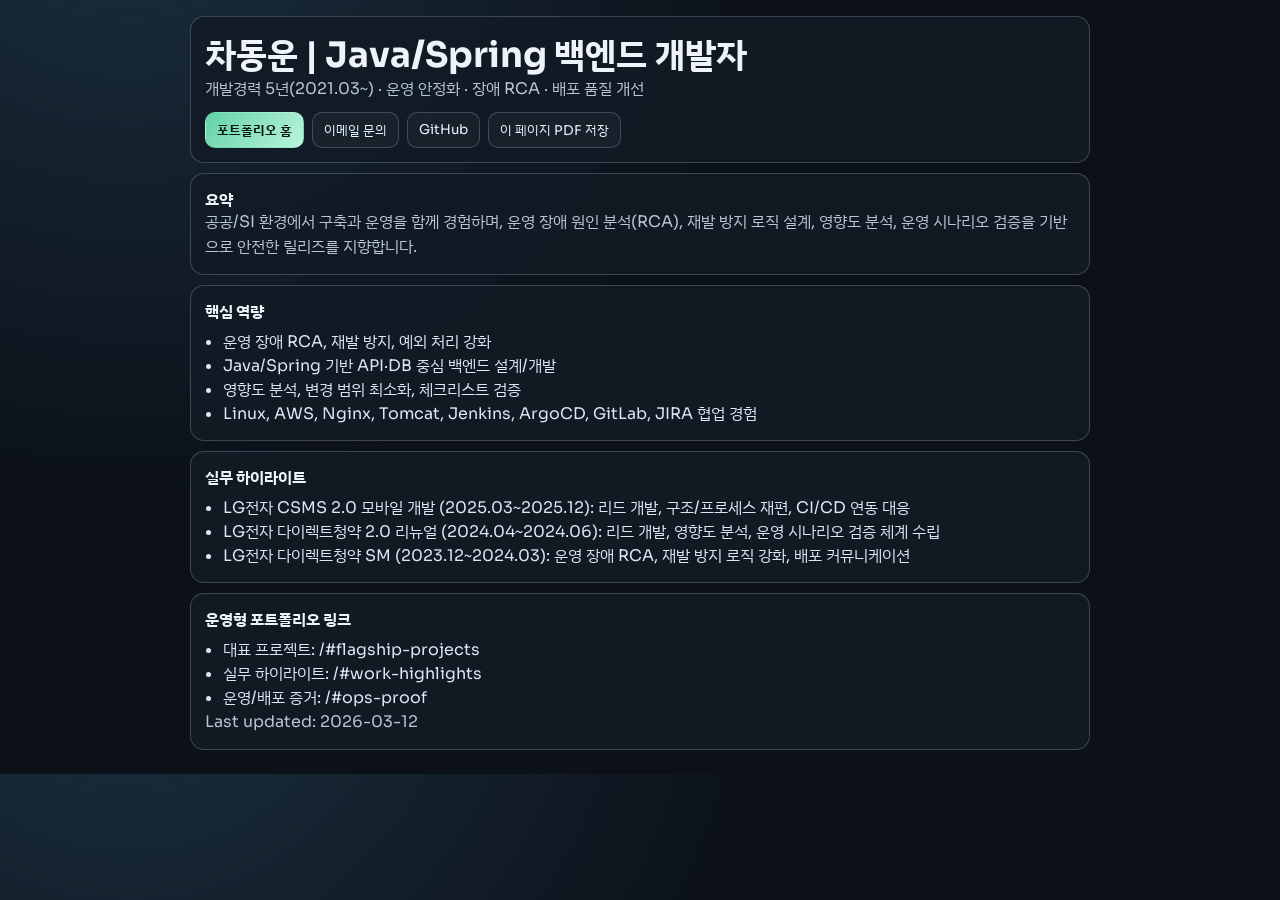
<file: docs/portfolio-hub/resume.html>
﻿<!doctype html>
<html lang="ko">
  <head>
    <meta charset="UTF-8" />
    <meta name="viewport" content="width=device-width, initial-scale=1.0" />
    <title>차동운 이력서 | Java/Spring 백엔드 개발자</title>
    <meta name="description" content="차동운 Java/Spring 백엔드 개발자 이력서 요약" />
    <link rel="preconnect" href="https://fonts.googleapis.com" />
    <link rel="preconnect" href="https://fonts.gstatic.com" crossorigin />
    <link href="https://fonts.googleapis.com/css2?family=Sora:wght@400;600;700;800&family=IBM+Plex+Sans+KR:wght@400;500;600;700&display=swap" rel="stylesheet" />
    <style>
      :root {
        --bg: #0c1119;
        --card: rgba(18, 27, 37, 0.9);
        --line: rgba(170, 191, 209, 0.28);
        --ink: #edf3f9;
        --ink-soft: #b8c6d3;
        --accent: #62d3a5;
      }
      * { box-sizing: border-box; }
      body {
        margin: 0;
        font-family: 'Sora', 'IBM Plex Sans KR', sans-serif;
        color: var(--ink);
        background: radial-gradient(circle at 10% -20%, #1b3140, transparent 44%), var(--bg);
      }
      main {
        width: min(900px, 100% - 24px);
        margin: 16px auto 24px;
        display: grid;
        gap: 10px;
      }
      section {
        border: 1px solid var(--line);
        border-radius: 14px;
        padding: 14px;
        background: var(--card);
      }
      h1, h2, p { margin: 0; }
      h1 { font-size: clamp(1.5rem, 4vw, 2.2rem); }
      h2 { font-size: 1.03rem; }
      p { line-height: 1.56; color: var(--ink-soft); }
      ul { margin: 8px 0 0; padding-left: 18px; color: #dbe8f4; line-height: 1.5; }
      .actions { display: flex; flex-wrap: wrap; gap: 8px; margin-top: 10px; }
      .actions a, .actions button {
        border: 1px solid var(--line);
        border-radius: 10px;
        color: #e7f4ff;
        text-decoration: none;
        background: rgba(255, 255, 255, 0.03);
        padding: 8px 11px;
        font: inherit;
        font-size: 0.84rem;
        cursor: pointer;
      }
      .actions .primary {
        border-color: transparent;
        color: #0f1914;
        font-weight: 700;
        background: linear-gradient(130deg, var(--accent), #bbf4de);
      }
    </style>
  </head>
  <body>
    <main>
      <section>
        <h1>차동운 | Java/Spring 백엔드 개발자</h1>
        <p>개발경력 5년(2021.03~) · 운영 안정화 · 장애 RCA · 배포 품질 개선</p>
        <div class="actions">
          <a class="primary" href="/">포트폴리오 홈</a>
          <a href="mailto:lovewave02@gmail.com">이메일 문의</a>
          <a href="https://github.com/lovewave02" target="_blank" rel="noreferrer">GitHub</a>
          <button type="button" onclick="window.print()">이 페이지 PDF 저장</button>
        </div>
      </section>

      <section>
        <h2>요약</h2>
        <p>공공/SI 환경에서 구축과 운영을 함께 경험하며, 운영 장애 원인 분석(RCA), 재발 방지 로직 설계, 영향도 분석, 운영 시나리오 검증을 기반으로 안전한 릴리즈를 지향합니다.</p>
      </section>

      <section>
        <h2>핵심 역량</h2>
        <ul>
          <li>운영 장애 RCA, 재발 방지, 예외 처리 강화</li>
          <li>Java/Spring 기반 API·DB 중심 백엔드 설계/개발</li>
          <li>영향도 분석, 변경 범위 최소화, 체크리스트 검증</li>
          <li>Linux, AWS, Nginx, Tomcat, Jenkins, ArgoCD, GitLab, JIRA 협업 경험</li>
        </ul>
      </section>

      <section>
        <h2>실무 하이라이트</h2>
        <ul>
          <li>LG전자 CSMS 2.0 모바일 개발 (2025.03~2025.12): 리드 개발, 구조/프로세스 재편, CI/CD 연동 대응</li>
          <li>LG전자 다이렉트청약 2.0 리뉴얼 (2024.04~2024.06): 리드 개발, 영향도 분석, 운영 시나리오 검증 체계 수립</li>
          <li>LG전자 다이렉트청약 SM (2023.12~2024.03): 운영 장애 RCA, 재발 방지 로직 강화, 배포 커뮤니케이션</li>
        </ul>
      </section>

      <section>
        <h2>운영형 포트폴리오 링크</h2>
        <ul>
          <li>대표 프로젝트: /#flagship-projects</li>
          <li>실무 하이라이트: /#work-highlights</li>
          <li>운영/배포 증거: /#ops-proof</li>
        </ul>
        <p>Last updated: 2026-03-12</p>
      </section>
    </main>
  </body>
</html>
</file>
